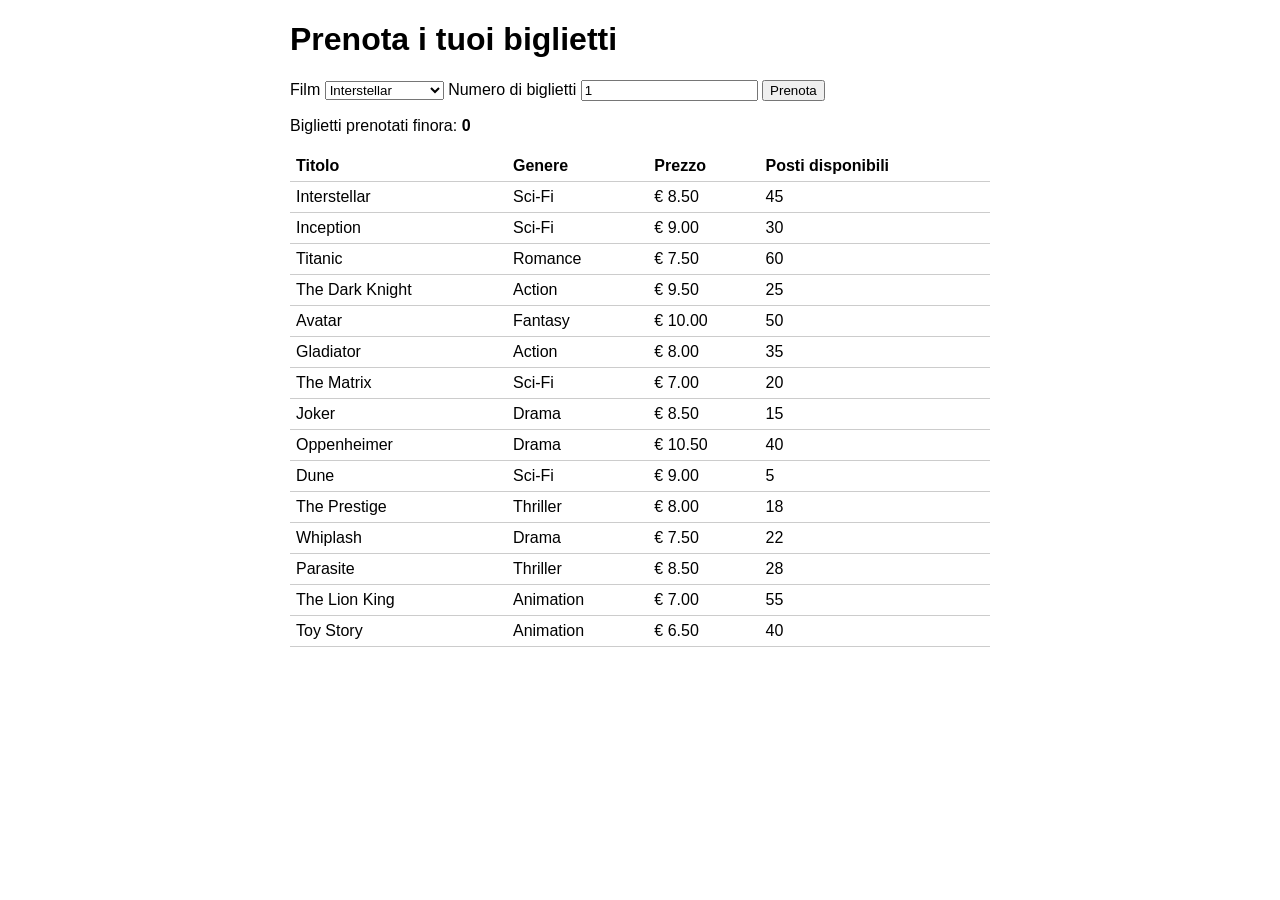
<file: W4D4 - M2/index.html>
<!DOCTYPE html>
<html lang="it">
<head>
    <meta charset="UTF-8">
    <meta name="viewport" content="width=device-width, initial-scale=1">
    <title>Prenotazione biglietti cinema</title>
    <link rel="stylesheet" href="style.css">
</head>
<body>
    <main>
        <h1>Prenota i tuoi biglietti</h1>

        <section class="booking">
            <label for="movie-select">Film</label>
            <select id="movie-select"></select>

            <label for="tickets-input">Numero di biglietti</label>
            <input type="number" id="tickets-input" min="1" value="1">

            <button id="book-btn">Prenota</button>
        </section>

        <p id="result"></p>
        <p id="total-box"></p>
        <p>Biglietti prenotati finora: <strong id="total-booked">0</strong></p>

        <table>
            <thead>
                <tr>
                    <th>Titolo</th>
                    <th>Genere</th>
                    <th>Prezzo</th>
                    <th>Posti disponibili</th>
                </tr>
            </thead>
            <tbody id="movies-table-body"></tbody>
        </table>
    </main>

    <script src="esercizio.js"></script>
</body>
</html>
</file>
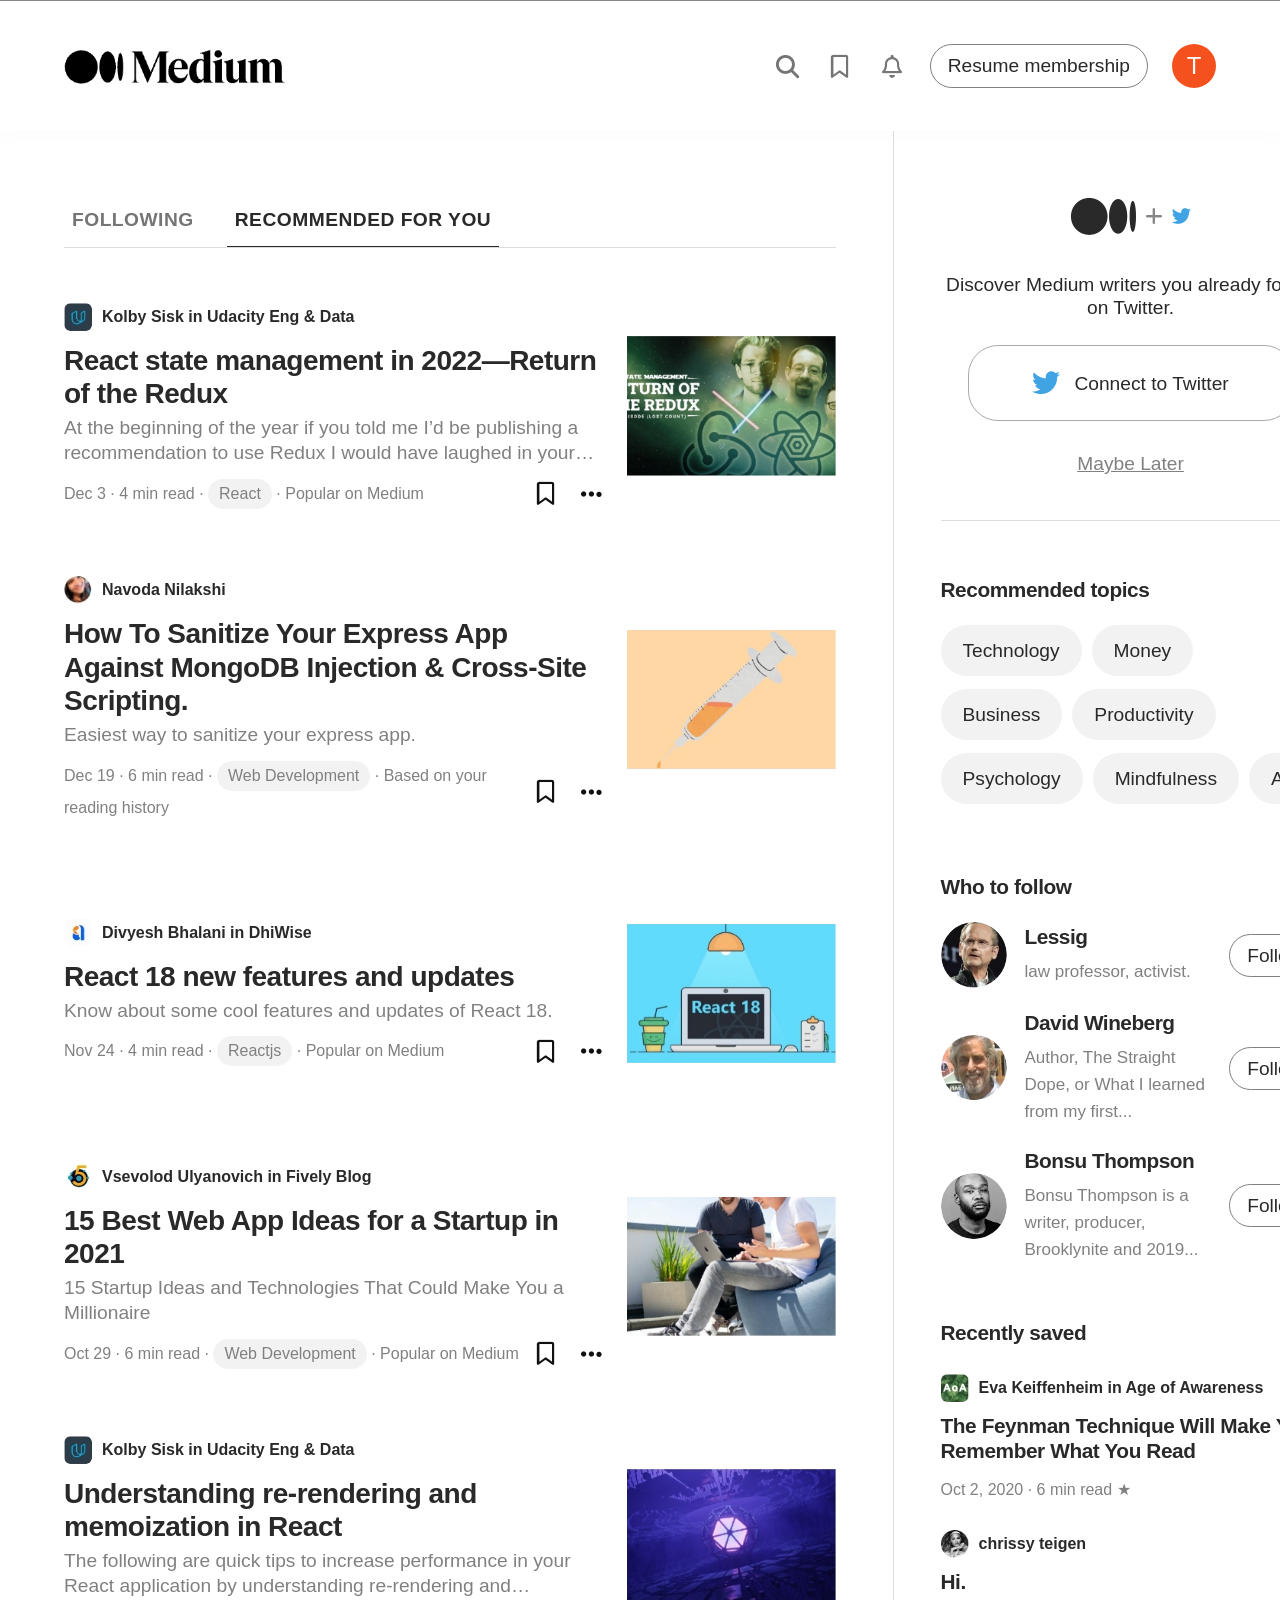
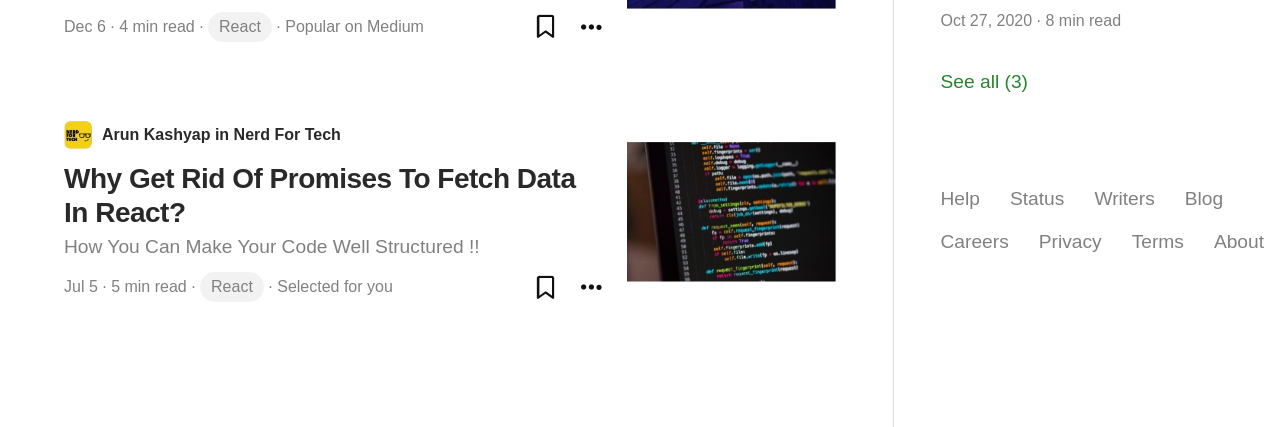
<file: W2D4/Esercizio svolto/index.html>
<!doctype html>
<html lang="en">

<head>
    <meta charset="UTF-8">
    <meta name="viewport" content="width=device-width, initial-scale=1.0">
    <title>Medium — Home</title>
    <link rel="stylesheet" href="https://cdnjs.cloudflare.com/ajax/libs/font-awesome/6.5.2/css/all.min.css">
    <link rel="stylesheet" href="style.css">

</head>

<body>
    <header>
        <div class="header-inner">

            <a href="#">
                <img class="logo" src="assets/logo.png" alt="Medium logo">
            </a>

            <nav class="account-nav">

                <button class="icon-button" type="button">
                    <i class="fa-solid fa-magnifying-glass"></i>
                </button>

                <button class="icon-button" type="button">
                    <i class="fa-regular fa-bookmark"></i>
                </button>

                <button class="icon-button" type="button">
                    <i class="fa-regular fa-bell"></i>
                </button>

                <a class="pill membership" href="#">
                    Resume membership
                </a>

                <button class="avatar" type="button">
                    T
                </button>

            </nav>
        </div>
    </header>

    <main class="layout">
        <section class="feed">
            <nav class="tabs"><a href="#">Following</a><a class="active" href="#">Recommended for you</a></nav>
            <div class="articles">
                <article class="article">
                    <div class="copy">
                        <div class="byline"><img src="assets/udacity.png" alt="logo udacity">Kolby Sisk in Udacity Eng &
                            Data</div>
                        <h2><a href="#">React state management in 2022—Return of the Redux</a></h2>
                        <p class="description">At the beginning of the year if you told me I’d be publishing a
                            recommendation to use Redux I would have laughed in your face. Yet here...</p>
                        <div class="bottom">
                            <div class="meta">Dec 3 · 4 min read · <a class="tag" href="#">React</a>
                                <span class="reason"> · Popular on Medium</span>
                            </div>
                            <div class="actions">
                                <button type="button">
                                    <i class="fa-regular fa-bookmark"></i>
                                </button>
                                <button type="button">
                                    <i class="fa-solid fa-ellipsis"></i>
                                </button>
                            </div>
                        </div>
                    </div>
                    <img class="thumbnail" src="assets/redux.png" alt="Return of the Redux">
                </article>
                <article class="article">
                    <div class="copy">
                        <div class="byline"><img src="assets/navoda.png" alt="photo of Navoda Nilakshi">Navoda Nilakshi
                        </div>
                        <h2><a href="#">How To Sanitize Your Express App Against MongoDB Injection & Cross-Site
                                Scripting.</a></h2>
                        <p class="description">Easiest way to sanitize your express app.</p>
                        <div class="bottom">
                            <div class="meta">Dec 19 · 6 min read · <a class="tag" href="#">Web Development</a>
                                <span class="reason"> · Based on your reading history</span>
                            </div>

                            <div class="actions">
                                <button type="button">
                                    <i class="fa-regular fa-bookmark"></i>
                                </button>
                                <button type="button">
                                    <i class="fa-solid fa-ellipsis"></i>
                                </button>
                            </div>
                        </div>
                    </div><img class="thumbnail" src="assets/injection.png" alt="injection photo">
                </article>
                <article class="article">
                    <div class="copy">
                        <div class="byline"><img src="assets/dhiwise.png" alt="logo Divyesh Bhalani">Divyesh Bhalani in
                            DhiWise</div>
                        <h2><a href="#">React 18 new features and updates</a></h2>
                        <p class="description">Know about some cool features and updates of React 18.</p>
                        <div class="bottom">
                            <div class="meta">Nov 24 · 4 min read · <a class="tag" href="#">Reactjs</a>
                                <span class="reason"> · Popular on Medium</span>
                            </div>
                            <div class="actions">
                                <button type="button">
                                    <i class="fa-regular fa-bookmark"></i>
                                </button>
                                <button type="button">
                                    <i class="fa-solid fa-ellipsis"></i>
                                </button>
                            </div>
                        </div>
                    </div><img class="thumbnail" src="assets/react18.png" alt="React 18 new features and updates">
                </article>
                <article class="article">
                    <div class="copy">
                        <div class="byline"><img src="assets/fively.png" alt="logo Vsevolod Ulyanovich">Vsevolod
                            Ulyanovich in Fively Blog</div>
                        <h2><a href="#">15 Best Web App Ideas for a Startup in 2021</a></h2>
                        <p class="description">15 Startup Ideas and Technologies That Could Make You a Millionaire</p>
                        <div class="bottom">
                            <div class="meta">Oct 29 · 6 min read · <a class="tag" href="#">Web Development</a>
                                <span class="reason"> · Popular on Medium</span>
                            </div>
                            <div class="actions">
                                <button type="button">
                                    <i class="fa-regular fa-bookmark"></i>
                                </button>
                                <button type="button">
                                    <i class="fa-solid fa-ellipsis"></i>
                                </button>
                            </div>
                        </div>
                    </div><img class="thumbnail" src="assets/startup.png" alt="Startup photo">
                </article>
                <article class="article">
                    <div class="copy">
                        <div class="byline"><img src="assets/udacity.png" alt="logo Udacity">Kolby Sisk in Udacity Eng &
                            Data</div>
                        <h2><a href="#">Understanding re-rendering and memoization in React</a></h2>
                        <p class="description">The following are quick tips to increase performance in your React
                            application by understanding re-rendering and memoization. To better...</p>
                        <div class="bottom">
                            <div class="meta">Dec 6 · 4 min read · <a class="tag" href="#">React</a>
                                <span class="reason"> · Popular on Medium</span>
                            </div>
                            <div class="actions">
                                <button type="button">
                                    <i class="fa-regular fa-bookmark"></i>
                                </button>
                                <button type="button">
                                    <i class="fa-solid fa-ellipsis"></i>
                                </button>
                            </div>
                        </div>
                    </div><img class="thumbnail" src="assets/memoization.png" alt="memoization in React">
                </article>
                <article class="article">
                    <div class="copy">
                        <div class="byline"><img src="assets/nerd.png" alt="logo nerd">Arun Kashyap in Nerd For Tech
                        </div>
                        <h2><a href="#">Why Get Rid Of Promises To Fetch Data In React?</a></h2>
                        <p class="description">How You Can Make Your Code Well Structured !!</p>
                        <div class="bottom">
                            <div class="meta">Jul 5 · 5 min read · <a class="tag" href="#">React</a>
                                <span class="reason"> · Selected for you</span>
                            </div>
                            <div class="actions">
                                <button type="button">
                                    <i class="fa-regular fa-bookmark"></i>
                                </button>
                                <button type="button">
                                    <i class="fa-solid fa-ellipsis"></i>
                                </button>
                            </div>
                        </div>
                    </div><img class="thumbnail" src="assets/promises.png" alt="Data In React">
                </article>
            </div>
        </section>
        <aside class="sidebar">
            <section class="connect">

                <div class="social">

                    <i class="fa-brands fa-medium medium-icon"></i>

                    <i class="fa-solid fa-plus social-plus"></i>

                    <i class="fa-brands fa-twitter twitter"></i>

                </div>

                <p> Discover Medium writers you already follow on Twitter. </p>

                <a class="pill twitter-button" href="#">

                    <i class="fa-brands fa-twitter twitter"></i>

                    <span>Connect to Twitter</span>

                </a>

                <a class="later" href="#">
                    Maybe Later
                </a>

            </section>
            <section class="topics">
                <h2>Recommended topics</h2>
                <div class="topic-list">
                    <a href="#">Technology</a>
                    <a href="#">Money</a>
                    <a href="#">Business</a>
                    <a href="#">Productivity</a>
                    <a href="#">Psychology</a>
                    <a href="#">Mindfulness</a>
                    <a href="#">Art</a>
                </div>
            </section>

            <section class="people">
                <h2>Who to follow</h2>
                <div class="person"><img src="assets/lessig.png" alt="photo of Lessig">
                    <div>
                        <h3>Lessig</h3>
                        <p>law professor, activist.</p>
                    </div><button class="pill">Follow</button>
                </div>
                <div class="person"><img src="assets/wineberg.png" alt="photo of David Wineberg">
                    <div>
                        <h3>David Wineberg</h3>
                        <p>Author, The Straight Dope, or What I learned from my first...</p>
                    </div>
                    <button class="pill">Follow</button>
                </div>
                <div class="person"><img src="assets/bonsu.png" alt="photo of Bonsu Thompson">
                    <div>
                        <h3>Bonsu Thompson</h3>
                        <p>Bonsu Thompson is a writer, producer, Brooklynite and 2019...</p>
                    </div>
                    <button class="pill">Follow</button>
                </div>
            </section>
            <section class="saved">
                <h2>Recently saved</h2>

                <article class="saved-article">
                    <div class="byline"><img src="assets/awareness.png" alt="logo Age of Awareness">Eva Keiffenheim in
                        Age of Awareness</div>
                    <h3><a href="#">The Feynman Technique Will Make You Remember What You Read</a></h3>
                    <p>Oct 2, 2020 · 6 min read ★</p>
                </article>

                <article class="saved-article">
                    <div class="byline"><img src="assets/chrissy.png" alt="photo of chrissy teigen">chrissy teigen</div>
                    <h3> Hi.</a></h3>
                    <p>Oct 27, 2020 · 8 min read</p>
                </article><a class="see-all" href="#">See all (3)</a>
            </section>
            <footer>
                <nav><a href="#">Help</a><a href="#">Status</a><a href="#">Writers</a>
                    <a href="#">Blog</a><a href="#">Careers</a>
                    <a href="#">Privacy</a><a href="#">Terms</a><a href="#">About</a>
                </nav>
            </footer>
        </aside>
    </main>
</body>

</html>
</file>
<file: W4D4 - M2/style.css>
body {
    font-family: sans-serif;
    max-width: 700px;
    margin: 20px auto;
    padding: 0 10px;
}

table {
    width: 100%;
    border-collapse: collapse;
}

th, td {
    text-align: left;
    padding: 6px;
    border-bottom: 1px solid #ccc;
}
</file>
<file: W2D4/Esercizio svolto/style.css>
html {
  font-size: 16px;
}

body {
  margin: 0;
  font-family: Arial, Helvetica, sans-serif;
  color: #292929;
  background: #fff;
  line-height: 1.4;
}

a {
  color: inherit;
  text-decoration: none;
}

button {
  padding: 0;
  border: 0;
  background: none;
  color: inherit;
  font: inherit;
  cursor: pointer;
}

img {
  display: block;
  max-width: 100%;
}

header {
  min-height: 90px;
  border-top: 1px solid #888;
  box-shadow: 0 5px 20px #00000005;
}

.header-inner {
  width: 90%;
  max-width: 1630px;
  min-height: 90px;
  margin: auto;
  padding: 20px 0;
  display: flex;
  flex-wrap: wrap;
  justify-content: space-between;
  align-items: center;
  gap: 20px;
}

.logo {
  width: 221px;
  height: auto;
}

.account-nav {
  display: flex;
  flex-wrap: wrap;
  align-items: center;
  justify-content: flex-end;
  gap: 24px;
  color: #757575;
}

.icon-button {
  display: flex;
  align-items: center;
  justify-content: center;

  width: 28px;
  height: 32px;
}

.icon-button i {
  font-size: 23px;
  line-height: 1;
}

.icon-button:hover {
  color: #191919;
}

.pill {
  display: inline-flex;
  align-items: center;
  justify-content: center;
  padding: 9px 17px;
  border: 1px solid #808080;
  border-radius: 30px;
  font-size: 1.2rem;
  line-height: 1.2;
  white-space: nowrap;
}

.membership {
  color: #292929;
}

.avatar {
  width: 44px;
  height: 44px;
  border-radius: 50%;
  background: #f4511e;
  color: #fff;
  font-size: 1.5rem;
  flex-shrink: 0;
}

.layout {
  width: 90%;
  max-width: 1630px;
  margin: auto;
  display: flex;
  flex-wrap: nowrap;
  align-items: stretch;
  gap: 0;
}

.feed {
  flex: 0 0 67%;
  width: 67%;
  min-width: 0;
  padding: 60px 5% 45px 0;
}

.sidebar {
  flex: 0 0 33%;
  width: 33%;
  min-width: 0;
  padding: 60px 0 60px 4%;
  border-left: 1px solid #ddd;
}

.tabs {
  display: flex;
  flex-wrap: wrap;
  gap: 0 25px;
  min-height: 53px;
  border-bottom: 1px solid #ddd;
}

.tabs a {
  padding: 16px 8px 12px;
  color: #757575;
  font-size: 1.2rem;
  font-weight: 600;
  letter-spacing: 0.5px;
  text-transform: uppercase;
}

.tabs .active {
  color: #292929;
  font-weight: 700;
  border-bottom: 1px solid #292929;
}

.articles {
  padding-top: 55px;
}

.article {
  display: flex;
  align-items: center;
  gap: 24px;
  min-height: 207px;
  margin-bottom: 66px;
}

.copy {
  flex: 1;
  min-width: 0;
}

.byline {
  display: flex;
  align-items: center;
  gap: 10px;
  min-height: 28px;
  margin-bottom: 13px;
  font-size: 1rem;
  font-weight: 600;
  overflow-wrap: anywhere;
}

.byline img {
  width: 28px;
  height: 28px;
  flex-shrink: 0;
  border-radius: 6px;
  object-fit: cover;
}

.article h2 {
  margin: 0 0 5px;
  font-size: 1.75rem;
  font-weight: 700;
  line-height: 1.2;
  letter-spacing: -0.5px;
  overflow-wrap: anywhere;
}

.article h2 a:hover,
.saved-article h3 a:hover {
  color: #111;
  text-decoration: underline;
  text-underline-offset: 4px;
}

.description {
  display: -webkit-box;
  -webkit-box-orient: vertical;
  -webkit-line-clamp: 2;
  overflow: hidden;
  margin: 0 0 12px;
  color: #808080;
  font-size: 1.2rem;
  line-height: 1.3;
  overflow-wrap: anywhere;
}

.thumbnail {
  width: 27%;
  max-width: 274px;
  height: auto;
  flex-shrink: 0;
}

.bottom {
  display: flex;
  flex-wrap: wrap;
  align-items: center;
  justify-content: space-between;
  gap: 10px 12px;
  min-height: 32px;
}

.meta {
  flex: 1 1 280px;
  min-width: 0;
  color: #808080;
  font-size: 1rem;
  line-height: 2;
  overflow-wrap: anywhere;
}

.tag {
  display: inline-block;
  padding: 3px 11px;
  border-radius: 30px;
  background: #f2f2f2;
  line-height: 1.5;
}

.actions {
  display: flex;
  align-items: center;
  gap: 22px;
  margin-left: auto;
  flex-shrink: 0;
}

.actions button {
  display: inline-flex;
  justify-content: center;
  align-items: center;
  min-width: 24px;
  min-height: 28px;
  color: #111;
}

.actions button>i {
  font-size: 1.4375rem;
  line-height: 1;
}

.actions .fa-ellipsis {
  font-size: 1.5rem;
}

.actions .save-button {
  position: relative;
  width: 28px;
  height: 30px;
}

.actions .save-button .save-plus {
  position: absolute;
  top: 0;
  right: -1px;
  padding: 2px;
  background: #fff;
  font-size: 0.5625rem;
  line-height: 1;
}

.connect {
  padding-bottom: 42px;
  border-bottom: 1px solid #ddd;
  text-align: center;
}

.social {
  display: flex;
  justify-content: center;
  align-items: center;
  gap: 9px;
  min-height: 35px;
}

.medium-icon {
  color: #292929;
  font-size: 3.25rem;
  line-height: 1;
}

.social-plus {
  color: #858585;
  font-size: 1.2rem;
  line-height: 1;
}

.twitter {
  color: #40a4e4;
  font-size: 1.2rem;
  line-height: 1;
  flex-shrink: 0;
}

.connect p {
  margin: 30px 0 26px;
  font-size: 1.2rem;
  line-height: 1.2;
}

.connect p br {
  display: none;
}

.twitter-button {
  display: flex;
  gap: 14px;
  width: 290px;
  max-width: 100%;
  min-height: 56px;
  margin: auto;
  border-color: #aaa;
  white-space: normal;
}

.twitter-button .twitter {
  font-size: 1.75rem;
}

.later {
  display: inline-block;
  margin-top: 30px;
  color: #808080;
  font-size: 1.2rem;
  text-decoration: underline;
}

.later:hover {
  color: #292929;
}

.sidebar h2 {
  margin: 0 0 22px;
  font-size: 1.3rem;
  line-height: 1.3;
  letter-spacing: -0.4px;
}

.topics {
  padding-top: 55px;
}

.topic-list {
  display: flex;
  flex-wrap: wrap;
  gap: 13px 10px;
  max-width: 410px;
}

.topic-list a {
  padding: 14px 22px;
  border-radius: 32px;
  background: #f2f2f2;
  font-size: 1.2rem;
  line-height: 1.2;
}

.people {
  margin-top: 69px;
}

.person {
  display: flex;
  flex-wrap: wrap;
  align-items: center;
  gap: 14px 18px;
  margin-bottom: 23px;
}

.person>img {
  width: 66px;
  height: 66px;
  border-radius: 50%;
  object-fit: cover;
  flex-shrink: 0;
}

.person>div {
  flex: 1 1 130px;
  min-width: 0;
}

.person h3 {
  margin: 0 0 8px;
  font-size: 1.3rem;
  line-height: 1.2;
  letter-spacing: -0.5px;
  overflow-wrap: anywhere;
}

.person p {
  margin: 0;
  color: #808080;
  font-size: 17px;
  line-height: 1.6;
}

.person .pill {
  margin-left: auto;
  flex-shrink: 0;
}

.saved {
  margin-top: 56px;
}

.saved h2 {
  margin-bottom: 28px;
}

.saved-article {
  margin-bottom: 28px;
}

.saved-article .byline {
  margin-bottom: 12px;
}

.saved-article h3 {
  margin: 0 0 14px;
  font-size: 1.3rem;
  line-height: 1.2;
  letter-spacing: -0.4px;
}

.saved-article p {
  margin: 0;
  color: #808080;
  font-size: 1rem;
  line-height: 1.5;
}

.see-all {
  display: inline-block;
  margin-top: 8px;
  color: #28852b;
  font-size: 1.2rem;
}

.sidebar footer {
  margin-top: 90px;
}

.sidebar footer nav {
  display: flex;
  flex-wrap: wrap;
  gap: 16px 30px;
}

.sidebar footer a {
  color: #808080;
  font-size: 1.2rem;
}
</file>
